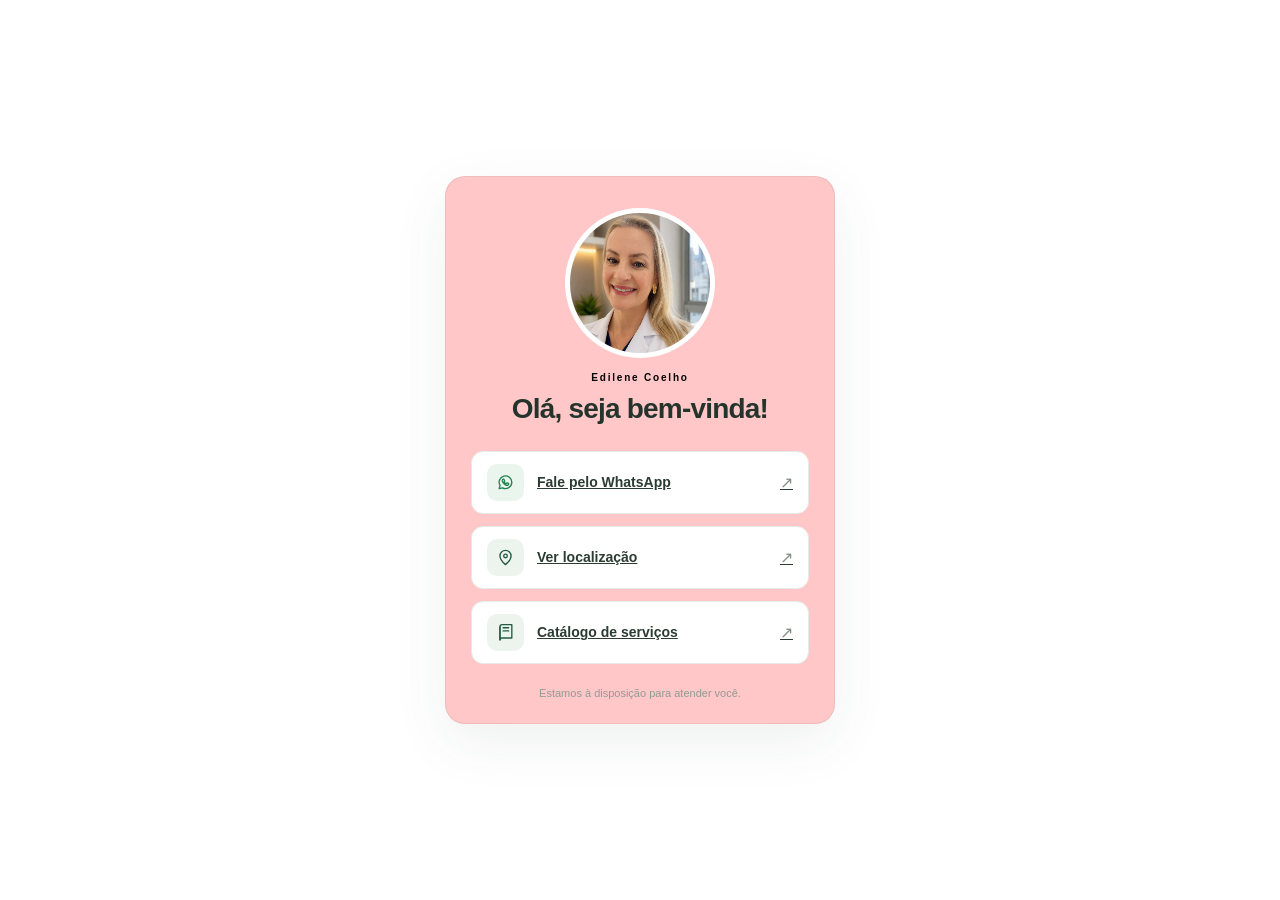
<file: index.html>
<!DOCTYPE html>
<html lang="pt-BR">
<head>
    <meta charset="UTF-8">
    <meta name="viewport" content="width=device-width, initial-scale=1.0">
    <meta name="theme-color" content="#f5f7f4">
    <meta name="description" content="Conheça os serviços de beleza e bem-estar de Edilene Coelho, veja a localização e entre em contato pelo WhatsApp.">
    <title>Edilene Coelho | Beleza e bem-estar</title>
    <link rel="stylesheet" href="style.css">
</head>
<body>
    <main class="page">
        <section class="link-page" aria-labelledby="page-title">
            <img class="logo" src="./image.png" alt="Logo do seu negócio" width="150" height="150">
            <p class="eyebrow">Edilene Coelho</p>
            <h1 id="page-title">Olá, seja bem-vinda!</h1>
            <p class="intro"></p>

            <nav class="quick-links" aria-label="Acessos rápidos">
                <a class="action-button whatsapp" href="https://wa.me/54999889070" target="_blank" rel="noopener noreferrer">
                    <span class="button-icon" aria-hidden="true">
                        <svg viewBox="0 0 24 24"><path d="M20 11.7a8 8 0 0 1-11.8 7l-4.2 1.1 1.1-4.1A8 8 0 1 1 20 11.7Z"/><path d="M8.7 8.2c.2-.4.4-.4.7-.4h.4c.2 0 .3.1.4.4l.7 1.6c.1.2.1.4-.1.6l-.5.6c-.2.2-.2.4 0 .6.5.8 1.2 1.5 2 1.9.2.1.4.1.6-.1l.7-.8c.2-.2.4-.2.6-.1l1.5.7c.2.1.3.2.3.4 0 .3-.2 1.1-.7 1.5-.5.4-1.1.6-1.8.4-.8-.2-1.8-.6-3-1.7-1.4-1.2-2.3-2.7-2.5-3.5-.3-.8 0-1.5.3-1.9l.4-.2Z"/></svg>
                    </span>
                    <span class="button-label">Fale pelo WhatsApp</span>
                    <span class="button-arrow" aria-hidden="true">↗</span>
                </a>

                <a class="action-button location" href="https://www.google.com/maps/search/?api=1&query=Rua Moreira Cesar, 2650, São Pelegrino, Caxias do Sul, RS" target="_blank" rel="noopener noreferrer">
                    <span class="button-icon" aria-hidden="true">
                        <svg viewBox="0 0 24 24"><path d="M19 10c0 5-7 11-7 11S5 15 5 10a7 7 0 1 1 14 0Z"/><circle cx="12" cy="10" r="2.3"/></svg>
                    </span>
                    <span class="button-label">Ver localização</span>
                    <span class="button-arrow" aria-hidden="true">↗</span>
                </a>

                <a class="action-button catalog" href="./CatalogoServicos/catalogo.html">
                    <span class="button-icon" aria-hidden="true">
                        <svg viewBox="0 0 24 24"><path d="M5 4.5A2.5 2.5 0 0 1 7.5 2H20v17H7.5A2.5 2.5 0 0 0 5 21.5v-17Z"/><path d="M5 5v16M9 6h7M9 10h7"/></svg>
                    </span>
                    <span class="button-label">Catálogo de serviços</span>
                    <span class="button-arrow" aria-hidden="true">↗</span>
                </a>
            </nav>

            <p class="footer-note">Estamos à disposição para atender você.</p>
        </section>
    </main>
</body>
</html>
</file>
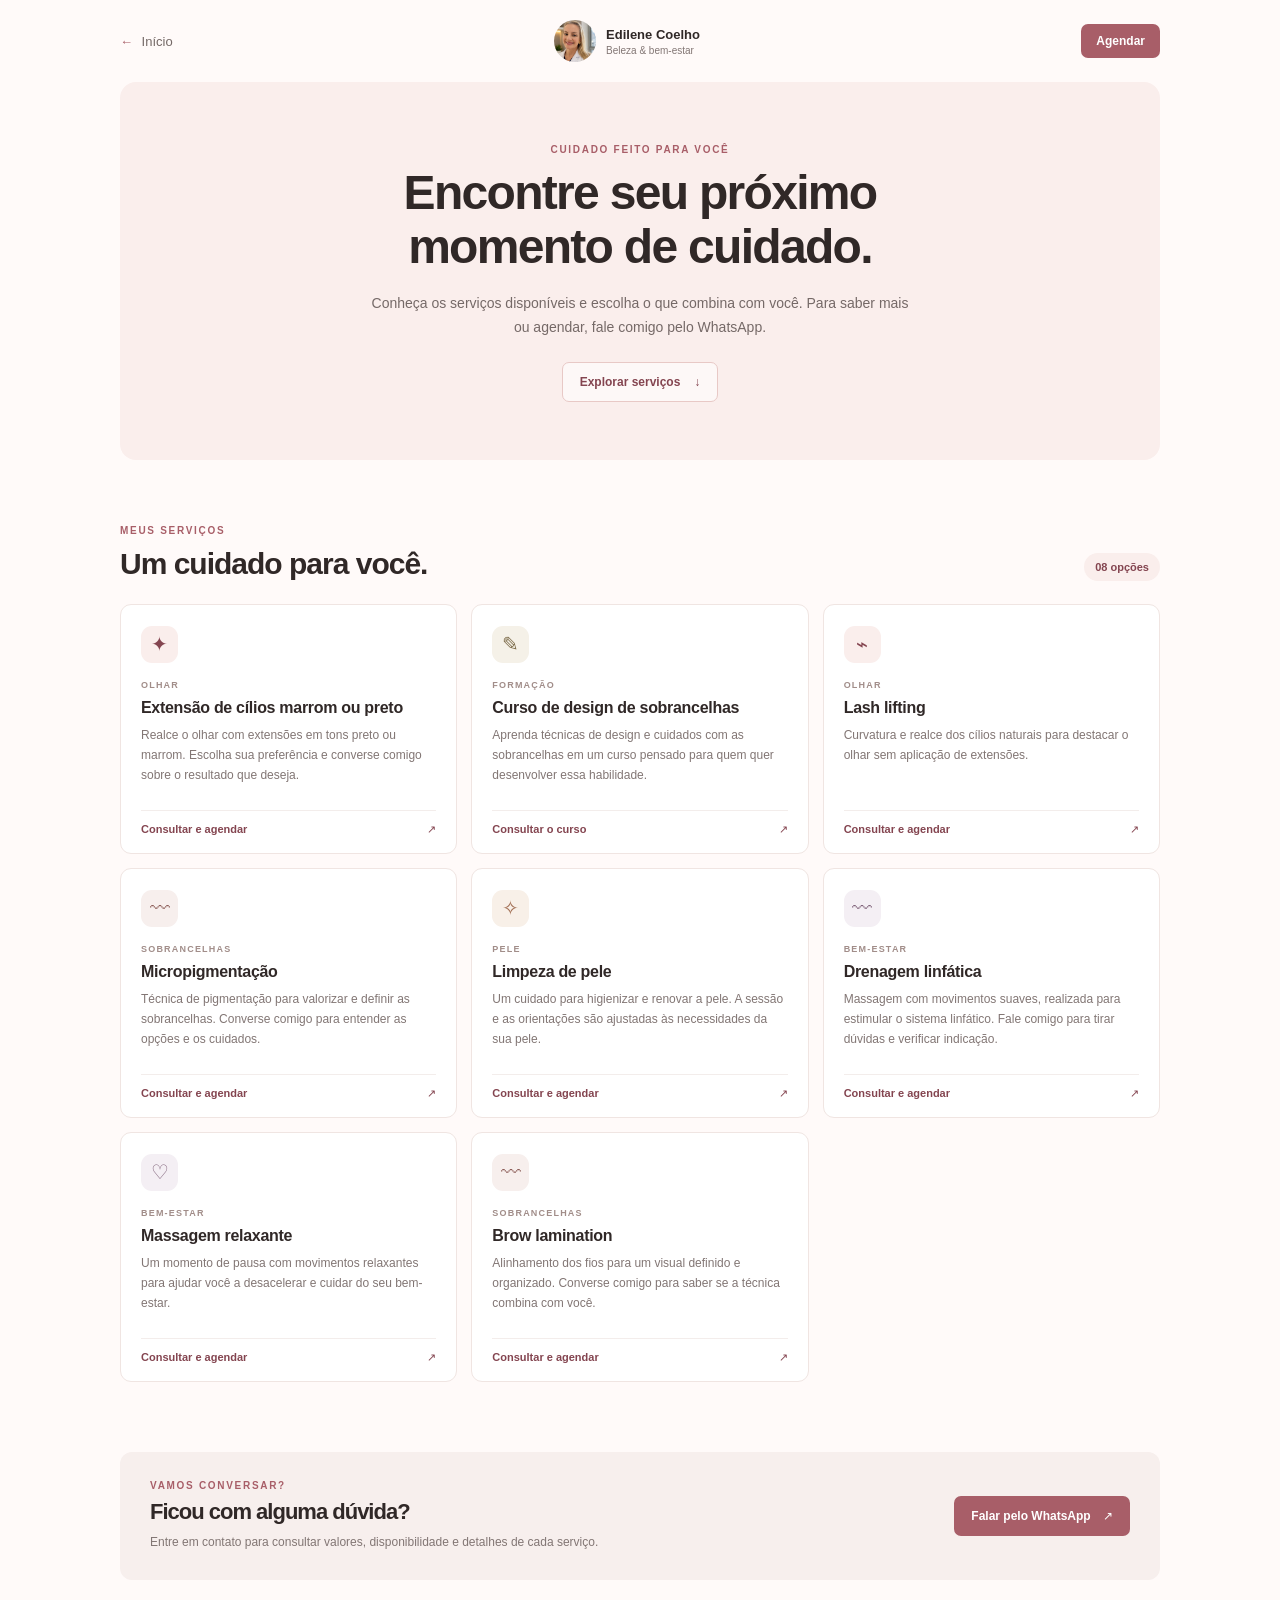
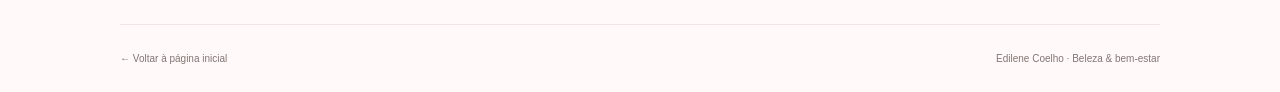
<file: CatalogoServicos/catalogo.html>
<!DOCTYPE html>
<html lang="pt-BR">
<head>
    <meta charset="UTF-8">
    <meta name="viewport" content="width=device-width, initial-scale=1.0">
    <meta name="theme-color" content="#fff7f6">
    <meta name="description" content="Conheça os serviços de beleza e bem-estar oferecidos por Edilene Coelho.">
    <title>Serviços | Edilene Coelho</title>
    <link rel="stylesheet" href="estilo.css">
</head>
<body>
    <header class="site-header">
        <a class="back-link" href="../index.html" aria-label="Voltar à página inicial">
            <span aria-hidden="true">←</span> Início
        </a>
        <a class="brand" href="#topo">
            <img src="../image.png" alt="" width="42" height="42">
            <span>Edilene Coelho<small>Beleza &amp; bem-estar</small></span>
        </a>
        <a class="header-cta" href="https://wa.me/54999889070?text=Ol%C3%A1%2C%20gostaria%20de%20agendar%20um%20servi%C3%A7o." target="_blank" rel="noopener noreferrer">Agendar</a>
    </header>

    <main id="topo">
        <section class="intro">
            <p class="eyebrow">CUIDADO FEITO PARA VOCÊ</p>
            <h1>Encontre seu próximo momento de cuidado.</h1>
            <p class="intro-copy">Conheça os serviços disponíveis e escolha o que combina com você. Para saber mais ou agendar, fale comigo pelo WhatsApp.</p>
            <a class="intro-link" href="#servicos">Explorar serviços <span aria-hidden="true">↓</span></a>
        </section>

        <section class="services" id="servicos" aria-labelledby="services-title">
            <div class="section-heading">
                <div>
                    <p class="eyebrow">MEUS SERVIÇOS</p>
                    <h2 id="services-title">Um cuidado para você.</h2>
                </div>
                <span class="service-count">08 opções</span>
            </div>

            <div class="service-grid">
                <article class="service-card">
                    <span class="service-icon lashes" aria-hidden="true">✦</span>
                    <p class="category">OLHAR</p>
                    <h3>Extensão de cílios marrom ou preto</h3>
                    <p>Realce o olhar com extensões em tons preto ou marrom. Escolha sua preferência e converse comigo sobre o resultado que deseja.</p>
                    <a href="https://wa.me/54999889070?text=Ol%C3%A1%2C%20quero%20saber%20mais%20sobre%20extens%C3%A3o%20de%20c%C3%ADlios." target="_blank" rel="noopener noreferrer">Consultar e agendar <span aria-hidden="true">↗</span></a>
                </article>

                <article class="service-card">
                    <span class="service-icon course" aria-hidden="true">✎</span>
                    <p class="category">FORMAÇÃO</p>
                    <h3>Curso de design de sobrancelhas</h3>
                    <p>Aprenda técnicas de design e cuidados com as sobrancelhas em um curso pensado para quem quer desenvolver essa habilidade.</p>
                    <a href="https://wa.me/54999889070?text=Ol%C3%A1%2C%20gostaria%20de%20informa%C3%A7%C3%B5es%20sobre%20o%20curso%20de%20design%20de%20sobrancelhas." target="_blank" rel="noopener noreferrer">Consultar o curso <span aria-hidden="true">↗</span></a>
                </article>

                <article class="service-card">
                    <span class="service-icon lashes" aria-hidden="true">⌁</span>
                    <p class="category">OLHAR</p>
                    <h3>Lash lifting</h3>
                    <p>Curvatura e realce dos cílios naturais para destacar o olhar sem aplicação de extensões.</p>
                    <a href="https://wa.me/54999889070?text=Ol%C3%A1%2C%20quero%20saber%20mais%20sobre%20lash%20lifting." target="_blank" rel="noopener noreferrer">Consultar e agendar <span aria-hidden="true">↗</span></a>
                </article>

                <article class="service-card">
                    <span class="service-icon brows" aria-hidden="true">〰</span>
                    <p class="category">SOBRANCELHAS</p>
                    <h3>Micropigmentação</h3>
                    <p>Técnica de pigmentação para valorizar e definir as sobrancelhas. Converse comigo para entender as opções e os cuidados.</p>
                    <a href="https://wa.me/54999889070?text=Ol%C3%A1%2C%20gostaria%20de%20informa%C3%A7%C3%B5es%20sobre%20micropigmenta%C3%A7%C3%A3o." target="_blank" rel="noopener noreferrer">Consultar e agendar <span aria-hidden="true">↗</span></a>
                </article>

                <article class="service-card">
                    <span class="service-icon skin" aria-hidden="true">✧</span>
                    <p class="category">PELE</p>
                    <h3>Limpeza de pele</h3>
                    <p>Um cuidado para higienizar e renovar a pele. A sessão e as orientações são ajustadas às necessidades da sua pele.</p>
                    <a href="https://wa.me/54999889070?text=Ol%C3%A1%2C%20quero%20saber%20mais%20sobre%20limpeza%20de%20pele." target="_blank" rel="noopener noreferrer">Consultar e agendar <span aria-hidden="true">↗</span></a>
                </article>

                <article class="service-card">
                    <span class="service-icon massage" aria-hidden="true">〰</span>
                    <p class="category">BEM-ESTAR</p>
                    <h3>Drenagem linfática</h3>
                    <p>Massagem com movimentos suaves, realizada para estimular o sistema linfático. Fale comigo para tirar dúvidas e verificar indicação.</p>
                    <a href="https://wa.me/54999889070?text=Ol%C3%A1%2C%20gostaria%20de%20informa%C3%A7%C3%B5es%20sobre%20drenagem%20linf%C3%A1tica." target="_blank" rel="noopener noreferrer">Consultar e agendar <span aria-hidden="true">↗</span></a>
                </article>

                <article class="service-card">
                    <span class="service-icon massage" aria-hidden="true">♡</span>
                    <p class="category">BEM-ESTAR</p>
                    <h3>Massagem relaxante</h3>
                    <p>Um momento de pausa com movimentos relaxantes para ajudar você a desacelerar e cuidar do seu bem-estar.</p>
                    <a href="https://wa.me/54999889070?text=Ol%C3%A1%2C%20quero%20saber%20mais%20sobre%20massagem%20relaxante." target="_blank" rel="noopener noreferrer">Consultar e agendar <span aria-hidden="true">↗</span></a>
                </article>

                <article class="service-card">
                    <span class="service-icon brows" aria-hidden="true">〰</span>
                    <p class="category">SOBRANCELHAS</p>
                    <h3>Brow lamination</h3>
                    <p>Alinhamento dos fios para um visual definido e organizado. Converse comigo para saber se a técnica combina com você.</p>
                    <a href="https://wa.me/54999889070?text=Ol%C3%A1%2C%20gostaria%20de%20saber%20mais%20sobre%20brow%20lamination." target="_blank" rel="noopener noreferrer">Consultar e agendar <span aria-hidden="true">↗</span></a>
                </article>
            </div>
        </section>

        <section class="contact-panel">
            <div>
                <p class="eyebrow">VAMOS CONVERSAR?</p>
                <h2>Ficou com alguma dúvida?</h2>
                <p>Entre em contato para consultar valores, disponibilidade e detalhes de cada serviço.</p>
            </div>
            <a class="contact-button" href="https://wa.me/54999889070?text=Ol%C3%A1%2C%20vim%20pelo%20cat%C3%A1logo%20e%20gostaria%20de%20mais%20informa%C3%A7%C3%B5es." target="_blank" rel="noopener noreferrer">Falar pelo WhatsApp <span aria-hidden="true">↗</span></a>
        </section>
    </main>

    <footer class="site-footer">
        <a href="../index.html">← Voltar à página inicial</a>
        <span>Edilene Coelho · Beleza &amp; bem-estar</span>
    </footer>
</body>
</html>
</file>
<file: style.css>
:root {
    font-family: Arial, Helvetica, sans-serif;
    color: #24342d;
    background: #f5f7f4;
    font-synthesis: none;
    text-rendering: optimizeLegibility;
    -webkit-font-smoothing: antialiased;
    -moz-osx-font-smoothing: grayscale;
    --green: #245b45;
}

* {
    box-sizing: border-box;
}

body {
    min-width: 320px;
    min-height: 100vh;
    margin: 0;
}

.page {
    min-height: 100vh;
    display: grid;
    place-items: center;
    padding: 28px 18px;
    background:
        #ffffff;
}

.link-page {
    width: min(100%, 390px);
    padding: 31px 25px 24px;
    border: 1px solid rgba(37, 73, 52, .08);
    border-radius: 20px;
    background: #ffc7c7;
    box-shadow: 0 18px 55px rgba(37, 73, 52, .08);
    text-align: center;
}

.brand-mark {
    width: 58px;
    height: 58px;
    display: grid;
    place-items: center;
    margin: 0 auto 15px;
    border-radius: 18px;
    color: #fff;
    background: var(--green);
    font-size: 24px;
    font-weight: 700;
}

.eyebrow {
    margin: 0 0 9px;
    color: #000000;
    font-size: 10px;
    font-weight: 700;
    letter-spacing: 1.8px;
}

h1 {
    margin: 0;
    font-size: clamp(23px, 6vw, 28px);
    letter-spacing: -.8px;
    line-height: 1.2;
}

.intro {
    margin: 9px 0 25px;
    color: #78827c;
    font-size: 14px;
}

.quick-links {
    display: grid;
    gap: 12px;
}

.action-button {
    min-height: 62px;
    display: flex;
    align-items: center;
    gap: 13px;
    padding: 12px 15px;
    border: 1px solid #e6ebe7;
    border-radius: 12px;
    color: #2b3c33;
    background: #fff;
    text-align: left;
    transition: transform 160ms ease, border-color 160ms ease, box-shadow 160ms ease;
    -webkit-tap-highlight-color: transparent;
}

.action-button:hover {
    transform: translateY(-2px);
    border-color: #b9cbbd;
    box-shadow: 0 7px 18px rgba(37, 73, 52, .08);
}

.action-button:focus-visible {
    outline: 3px solid #8eae96;
    outline-offset: 3px;
}

.button-icon {
    width: 37px;
    height: 37px;
    flex: 0 0 37px;
    display: grid;
    place-items: center;
    border-radius: 10px;
    color: var(--green);
    background: #edf4ee;
}

.button-icon svg {
    width: 19px;
    height: 19px;
    fill: none;
    stroke: currentColor;
    stroke-linecap: round;
    stroke-linejoin: round;
    stroke-width: 1.7;
}

.whatsapp .button-icon {
    color: #22834f;
    background: #e9f5ed;
}

.button-label {
    flex: 1;
    font-size: 14px;
    font-weight: 700;
}

.button-arrow {
    color: #839188;
    font-size: 16px;
}

.footer-note {
    margin: 23px 0 0;
    color: #929b95;
    font-size: 11px;
}

.logo {
    margin-bottom: 10px;
    border-radius: 50%;
    background-color: #fff;
    padding: 5px;
}

@media (max-width: 360px) {
    .link-page {
        padding: 27px 18px 21px;
    }

    .action-button {
        min-height: 58px;
    }
}

@media (prefers-reduced-motion: reduce) {
    *,
    *::before,
    *::after {
        scroll-behavior: auto !important;
        transition-duration: .01ms !important;
    }
}
</file>
<file: CatalogoServicos/estilo.css>
:root {
    font-family: Arial, Helvetica, sans-serif;
    color: #302827;
    background: #fffaf9;
    font-synthesis: none;
    text-rendering: optimizeLegibility;
    -webkit-font-smoothing: antialiased;
    -moz-osx-font-smoothing: grayscale;
    --rose: #a85e68;
    --rose-dark: #844550;
    --rose-light: #faeeec;
    --muted: #827674;
    --line: #f0e5e2;
}

* {
    box-sizing: border-box;
}

html {
    scroll-behavior: smooth;
}

body {
    min-width: 320px;
    margin: 0;
}

a {
    color: inherit;
    text-decoration: none;
}

.site-header,
main,
.site-footer {
    width: min(100% - 40px, 1040px);
    margin: 0 auto;
}

.site-header {
    min-height: 82px;
    display: flex;
    align-items: center;
    justify-content: space-between;
    gap: 16px;
}

.back-link {
    color: #746866;
    font-size: 13px;
}

.back-link span {
    margin-right: 5px;
    color: var(--rose);
}

.brand {
    display: flex;
    align-items: center;
    gap: 10px;
    font-size: 13px;
    font-weight: 700;
}

.brand img {
    width: 42px;
    height: 42px;
    border-radius: 50%;
    object-fit: cover;
}

.brand small {
    display: block;
    margin-top: 3px;
    color: var(--muted);
    font-size: 10px;
    font-weight: 400;
}

.header-cta {
    padding: 10px 15px;
    border-radius: 7px;
    color: #fff;
    background: var(--rose);
    font-size: 12px;
    font-weight: 700;
}

.intro {
    padding: 62px 20px 58px;
    border-radius: 16px;
    background: #faeeec;
    text-align: center;
}

.eyebrow {
    margin: 0 0 11px;
    color: var(--rose);
    font-size: 10px;
    font-weight: 700;
    letter-spacing: 1.7px;
}

.intro h1 {
    max-width: 620px;
    margin: 0 auto;
    font-size: clamp(32px, 6vw, 48px);
    letter-spacing: -1.7px;
    line-height: 1.12;
}

.intro-copy {
    max-width: 540px;
    margin: 17px auto 22px;
    color: #756967;
    font-size: 14px;
    line-height: 1.75;
}

.intro-link {
    display: inline-flex;
    align-items: center;
    gap: 14px;
    padding: 12px 17px;
    border: 1px solid #e8c9c6;
    border-radius: 7px;
    color: var(--rose-dark);
    background: rgba(255, 255, 255, .6);
    font-size: 12px;
    font-weight: 700;
}

.services {
    padding: 65px 0 70px;
}

.section-heading {
    display: flex;
    align-items: end;
    justify-content: space-between;
    gap: 18px;
    margin-bottom: 23px;
}

.section-heading h2,
.contact-panel h2 {
    margin: 0;
    font-size: clamp(23px, 4vw, 30px);
    letter-spacing: -1px;
}

.service-count {
    padding: 8px 11px;
    border-radius: 20px;
    color: var(--rose-dark);
    background: var(--rose-light);
    font-size: 11px;
    font-weight: 700;
}

.service-grid {
    display: grid;
    grid-template-columns: repeat(3, minmax(0, 1fr));
    gap: 14px;
}

.service-card {
    min-height: 250px;
    padding: 21px 20px 17px;
    display: flex;
    flex-direction: column;
    align-items: flex-start;
    border: 1px solid var(--line);
    border-radius: 11px;
    background: #fff;
    transition: transform 160ms ease, box-shadow 160ms ease, border-color 160ms ease;
}

.service-card:hover {
    transform: translateY(-3px);
    border-color: #e2c6c2;
    box-shadow: 0 10px 25px rgba(111, 63, 63, .07);
}

.service-icon {
    width: 37px;
    height: 37px;
    display: grid;
    place-items: center;
    margin-bottom: 17px;
    border-radius: 11px;
    color: var(--rose-dark);
    background: var(--rose-light);
    font-size: 20px;
}

.service-icon.course {
    color: #80704f;
    background: #f5f1e8;
}

.service-icon.skin {
    color: #a16d52;
    background: #f8f0e8;
}

.service-icon.massage {
    color: #82657c;
    background: #f4eff4;
}

.service-icon.brows {
    color: #8d5e59;
    background: #f7efed;
}

.category {
    margin: 0 0 7px;
    color: #a18d89;
    font-size: 9px;
    font-weight: 700;
    letter-spacing: 1.2px;
}

.service-card h3 {
    margin: 0 0 8px;
    font-size: 16px;
    letter-spacing: -.3px;
    line-height: 1.35;
}

.service-card > p:not(.category) {
    margin: 0 0 17px;
    color: var(--muted);
    font-size: 12px;
    line-height: 1.65;
}

.service-card > a {
    width: 100%;
    display: flex;
    justify-content: space-between;
    gap: 10px;
    margin-top: auto;
    padding-top: 12px;
    border-top: 1px solid #f3edeb;
    color: var(--rose-dark);
    font-size: 11px;
    font-weight: 700;
}

.contact-panel {
    margin-bottom: 44px;
    padding: 28px 30px;
    display: flex;
    align-items: center;
    justify-content: space-between;
    gap: 22px;
    border-radius: 12px;
    background: #f7efed;
}

.contact-panel .eyebrow {
    margin-bottom: 8px;
}

.contact-panel h2 {
    font-size: 22px;
}

.contact-panel div > p:last-child {
    margin: 8px 0 0;
    color: var(--muted);
    font-size: 12px;
    line-height: 1.6;
}

.contact-button {
    flex: 0 0 auto;
    padding: 13px 17px;
    border-radius: 7px;
    color: white;
    background: var(--rose);
    font-size: 12px;
    font-weight: 700;
}

.contact-button span {
    margin-left: 9px;
}

.site-footer {
    min-height: 68px;
    display: flex;
    align-items: center;
    justify-content: space-between;
    gap: 12px;
    border-top: 1px solid var(--line);
    color: var(--muted);
    font-size: 10px;
}

.site-footer a:hover {
    color: var(--rose-dark);
}

a:focus-visible {
    outline: 3px solid #c7888a;
    outline-offset: 3px;
}

@media (max-width: 700px) {
    .site-header,
    main,
    .site-footer {
        width: min(100% - 32px, 500px);
    }

    .site-header {
        min-height: 72px;
    }

    .brand {
        gap: 7px;
        font-size: 11px;
    }

    .brand img {
        width: 36px;
        height: 36px;
    }

    .brand small {
        font-size: 9px;
    }

    .back-link {
        font-size: 11px;
    }

    .header-cta {
        padding: 9px 11px;
        font-size: 11px;
    }

    .intro {
        padding: 43px 20px 39px;
    }

    .intro h1 {
        letter-spacing: -1px;
    }

    .intro-copy {
        font-size: 13px;
    }

    .services {
        padding: 47px 0 42px;
    }

    .service-grid {
        grid-template-columns: 1fr;
        gap: 11px;
    }

    .service-card {
        min-height: 0;
        padding: 18px;
    }

    .service-icon {
        margin-bottom: 13px;
    }

    .contact-panel {
        align-items: flex-start;
        flex-direction: column;
        margin-bottom: 30px;
        padding: 23px 20px;
    }

    .site-footer {
        min-height: 75px;
        flex-wrap: wrap;
        padding: 15px 0;
    }
}

@media (max-width: 360px) {
    .site-header,
    main,
    .site-footer {
        width: calc(100% - 24px);
    }

    .brand small {
        display: none;
    }

    .section-heading {
        align-items: flex-start;
        flex-direction: column;
    }
}

@media (prefers-reduced-motion: reduce) {
    *,
    *::before,
    *::after {
        scroll-behavior: auto !important;
        transition-duration: .01ms !important;
    }
}
</file>
